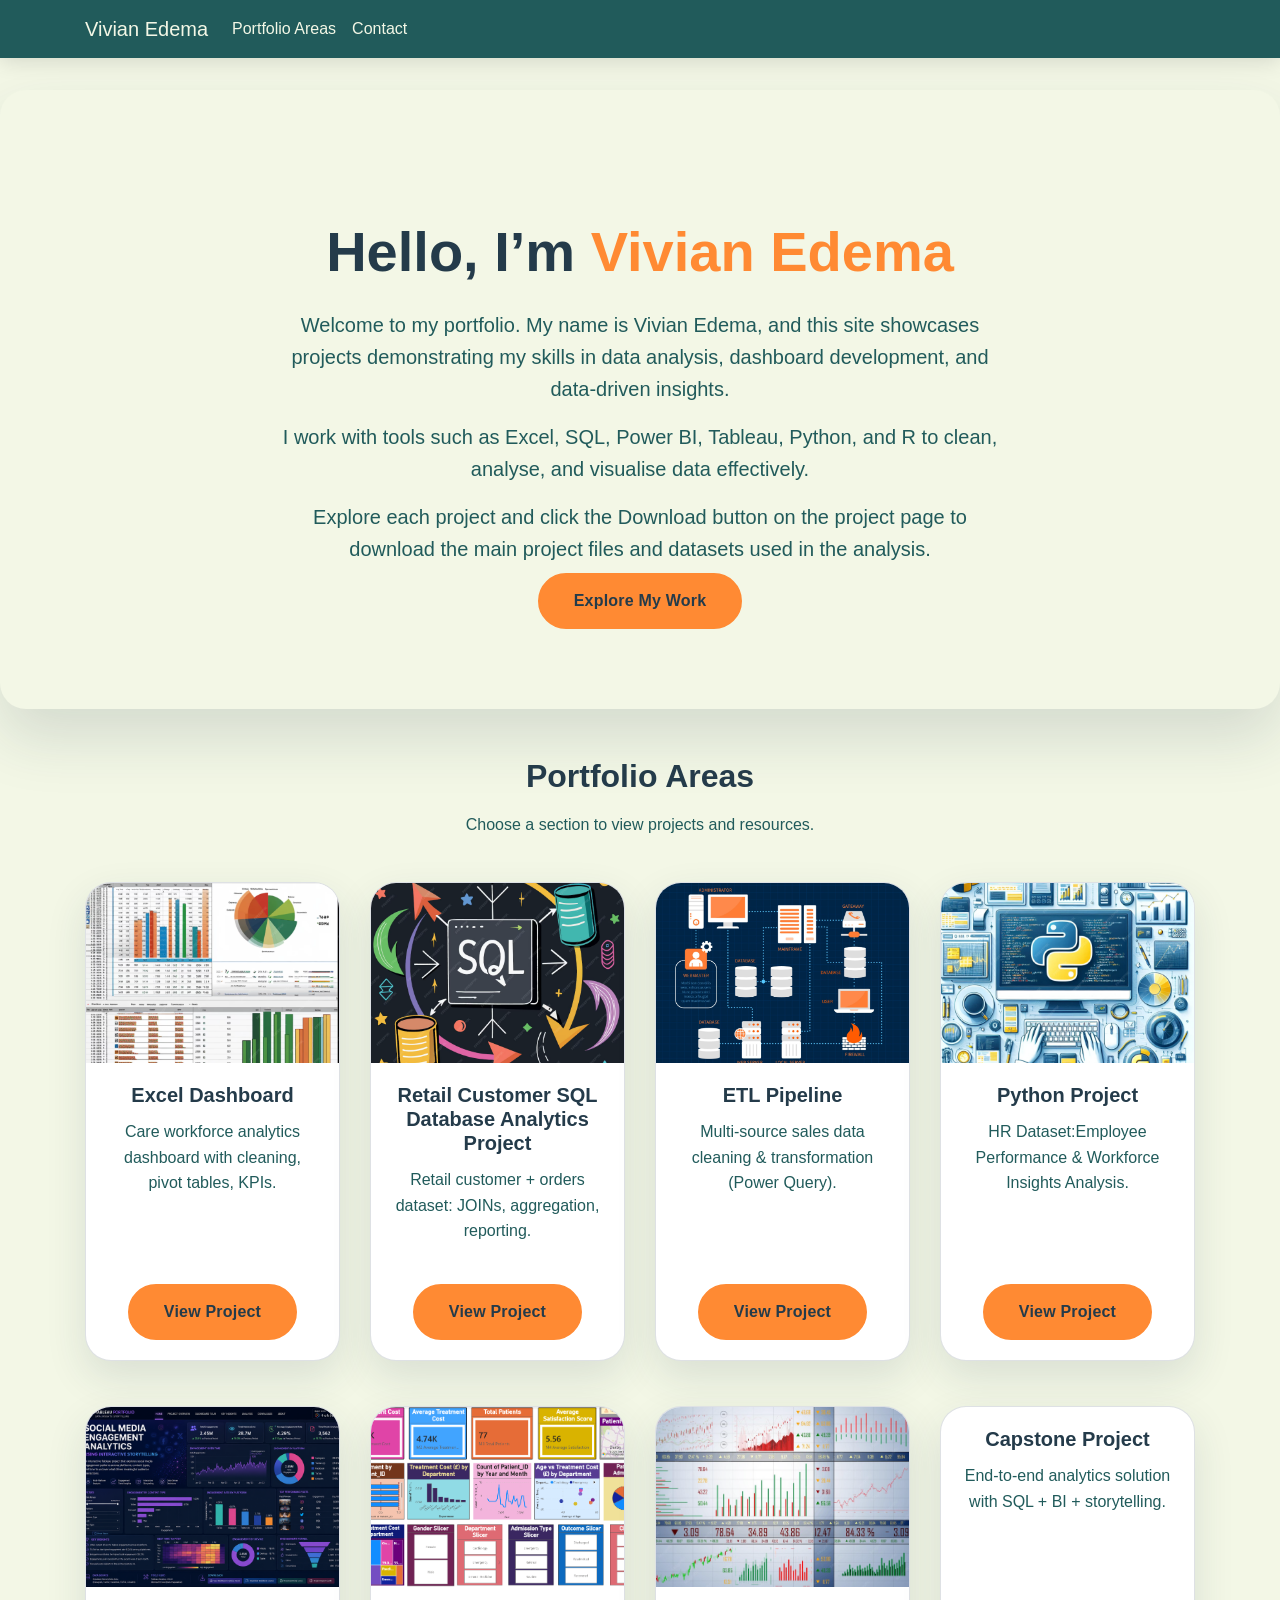
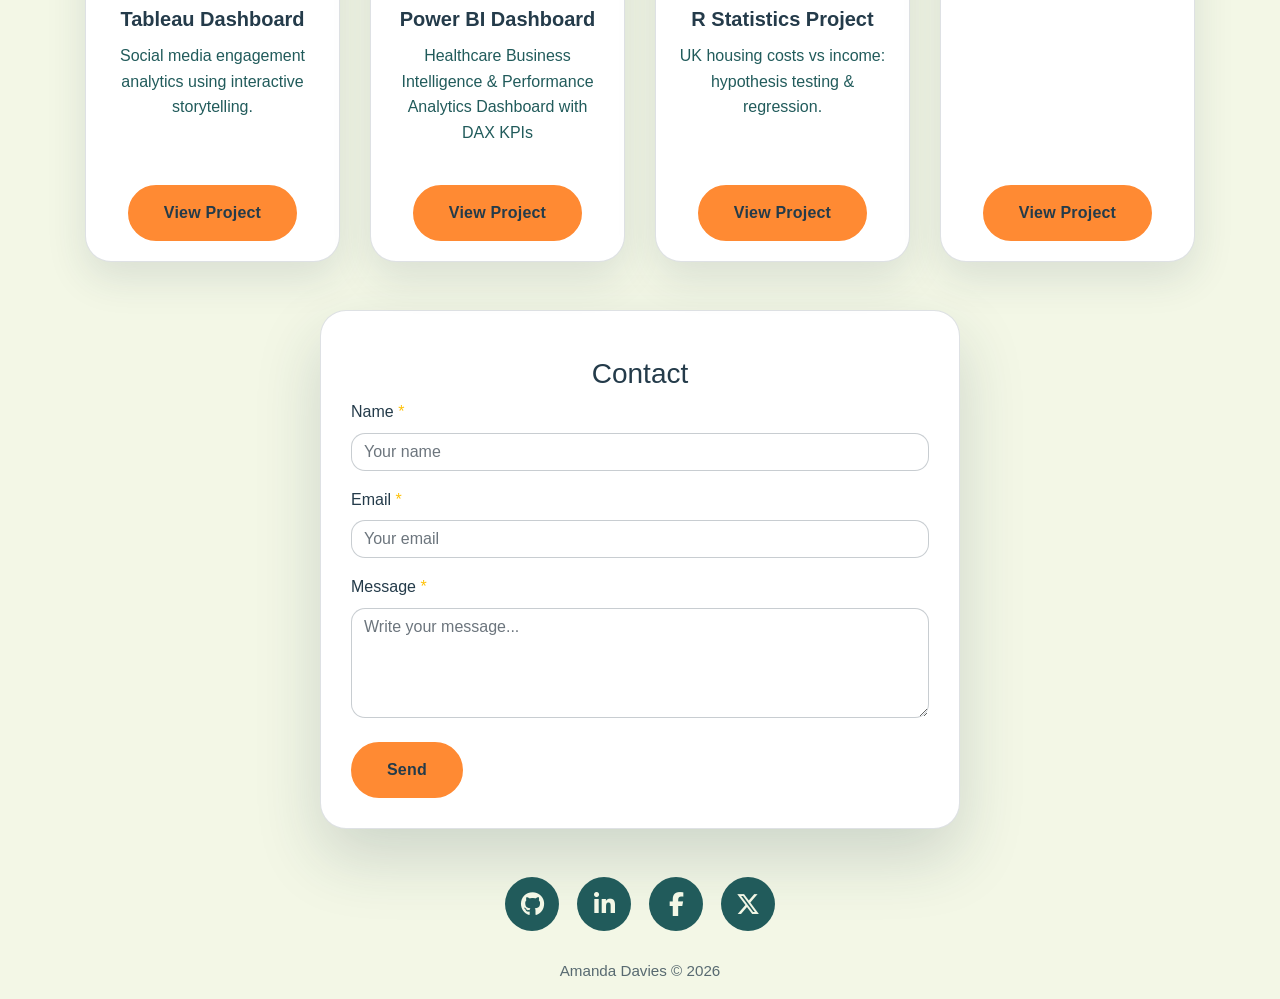
<file: index.html>
<!doctype html>
<html lang="en">

<head>
    <title>Vivian Edema | Portfolio Hub</title>
    <meta charset="utf-8">
    <meta name="viewport" content="width=device-width, initial-scale=1, shrink-to-fit=no">

    <!-- Bootstrap -->
    <link rel="stylesheet" href="https://stackpath.bootstrapcdn.com/bootstrap/4.1.3/css/bootstrap.min.css">

    <!-- Font Awesome (reliable social icons) -->
    <link rel="stylesheet" href="https://cdnjs.cloudflare.com/ajax/libs/font-awesome/6.5.1/css/all.min.css">

    <!-- Your CSS -->
    <link rel="stylesheet" href="main2.css">
</head>

<body id="home">

    <!-- Navbar -->
    <nav class="navbar navbar-expand-lg navbar-dark bg-dark fixed-top">
        <div class="container">
            <a class="navbar-brand" href="#home">Vivian Edema</a>

            <button class="navbar-toggler" type="button" data-toggle="collapse" data-target="#nav" aria-controls="nav"
                aria-expanded="false" aria-label="Toggle navigation">
                <span class="navbar-toggler-icon"></span>
            </button>

            <div class="collapse navbar-collapse" id="nav">
                <div class="navbar-nav">
                    <a class="nav-item nav-link" href="#areas">Portfolio Areas</a>
                    <a class="nav-item nav-link" href="#contact">Contact</a>
                </div>
            </div>
        </div>
    </nav>

    <!-- Hero / Jumbotron -->
    <div class="jumbotron jumbotron-fluid text-center hero">
        <div class="container">
            <h1 class="display-4 mt-5">
                Hello, I’m <span class="highlight">Vivian Edema</span>
            </h1>
            <section class="intro-section mt-4">
                <div class="container text-center">

                    <p class="lead mt-3">
                        Welcome to my portfolio. My name is <strong>Vivian Edema</strong>, and this site showcases
                        projects
                        demonstrating my skills in data analysis, dashboard development, and data-driven insights.
                    </p>

                    <p class="lead mt-3">
                        I work with tools such as <strong>Excel, SQL, Power BI, Tableau, Python, and R</strong> to
                        clean, analyse,
                        and visualise data effectively.
                    </p>

                    <p class="lead mt-3">
                        Explore each project and click the <strong>Download</strong> button on the project page to
                        download the main
                        project files and datasets used in the analysis.
                    </p>
                </div>
            </section>

            <!-- Use anchor styled as button (cleaner than button inside a tag) -->
            <a href="#areas" class="btn custom-btn mt-2">Explore My Work</a>
        </div>
    </div>

    <!-- Portfolio Areas (Cards) -->
    <div class="container mt-5" id="areas">
        <h2 class="text-center">Portfolio Areas</h2>
        <p class="text-center intro mt-3">
            Choose a section to view projects and resources.
        </p>
        <div class="row project-row">

            <!-- Card 1 -->
            <div class="col-12 col-sm-6 col-lg-3 text-center">
                <div class="card mb-3 h-100 fancy-card">

                    <!-- Top Image -->
                    <img src="Projects/Screenshots/Project1/Project_1_Card2.png"
                        class="slds-max-medium-size_1-of-1 card-img-top" alt="Care Workforce Dashboard">

                    <div class="card-body d-flex flex-column">

                        <h5 class="card-title">Excel Dashboard</h5>

                        <p class="card-text">
                            Care workforce analytics dashboard with cleaning, pivot tables, KPIs.
                        </p>

                        <div class="mt-auto">
                            <a href="Projects/care-workforce-project.html" class="btn custom-btn mt-2" target="_blank">
                                View Project
                            </a>
                        </div>

                    </div>
                </div>
            </div>


            <!-- Card 2 -->
            <div class="col-12 col-sm-6 col-lg-3 text-center">
                <div class="card mb-3 h-100 fancy-card">
                    <!-- Top Image -->
                    <img src="Projects/Screenshots/Project2/SQL_Main_Page2.png"
                        class="slds-max-medium-size_1-of-1 card-img-top" alt="Retail SQL Project">

                    <div class="card-body d-flex flex-column">
                        <h5 class="card-title">Retail Customer SQL Database Analytics Project</h5>
                        <p class="card-text">
                            Retail customer + orders dataset: JOINs, aggregation, reporting.
                        </p>
                        <div class="mt-auto">
                            <a href="Projects/retail-sql-project.html" class="btn custom-btn mt-2" target="_blank">
                                View Project
                            </a>
                        </div>
                    </div>
                </div>
            </div>

            <!-- Card 3 -->
            <div class="col-12 col-sm-6 col-lg-3 text-center">
                <div class="card mb-3 h-100 fancy-card">
                    <!-- Top Image -->
                    <img src="Projects/Screenshots/Project3/ETL_Main.png"
                        class="slds-max-medium-size_1-of-1 card-img-top" alt="ETL Pipeline">
                    <div class="card-body d-flex flex-column">
                        <h5 class="card-title">ETL Pipeline</h5>
                        <p class="card-text">
                            Multi-source sales data cleaning & transformation (Power Query).
                        </p>
                        <div class="mt-auto">
                            <a href="Projects/ETL Data Integration Pipeline.html" class="btn custom-btn mt-2"
                                target="_blank">
                                View Project
                            </a>
                        </div>
                    </div>
                </div>
            </div>

            <!-- Card 4 -->
            <div class="col-12 col-sm-6 col-lg-3 text-center">
                <div class="card mb-3 h-100 fancy-card">
                    <!-- Top Image -->
                    <img src="Projects/Screenshots/Project4/Project4_Main_2.png"
                        class="slds-max-medium-size_1-of-1 card-img-top" alt="Python Project">
                    <div class="card-body d-flex flex-column">
                        <h5 class="card-title">Python Project</h5>
                        <p class="card-text">
                            HR Dataset:Employee Performance & Workforce Insights Analysis.
                        </p>
                        <div class="mt-auto">
                            <a href="Projects/Employee Performance & Workforce Insights Analysis.html"
                                class="btn custom-btn mt-2" target="_blank">View Project</a>
                        </div>
                    </div>
                </div>
            </div>

        </div>
        <div class="row project-row">
            <!-- Card 5 -->
            <div class="col-12 col-sm-6 col-lg-3 text-center">
                <div class="card mb-3 h-100 fancy-card">
                    <!-- Top Image -->
                    <img src="Projects/Screenshots/Project7/Tableau_Main1.png"
                        class="slds-max-medium-size_1-of-1 card-img-top" alt="Python Project">
                    <div class="card-body d-flex flex-column">
                        <h5 class="card-title">Tableau Dashboard</h5>
                        <p class="card-text">
                            Social media engagement analytics using interactive storytelling.
                        </p>
                        <div class="mt-auto">
                            <a href="Projects/tableau-social-media-engagement-dashboard.html"
                                class="btn custom-btn mt-2">View Project</a>
                        </div>
                    </div>
                </div>
            </div>

            <!-- Card 6 -->
            <div class="col-12 col-sm-6 col-lg-3 text-center">
                <div class="card mb-3 h-100 fancy-card">
                    <!-- Top Image -->
                    <img src="Projects/Screenshots/Project6/26_Powerbi Dashboard.png"
                        class="slds-max-medium-size_1-of-1 card-img-top" alt="Power BI Project">
                    <div class="card-body d-flex flex-column">
                        <h5 class="card-title">Power BI Dashboard</h5>
                        <p class="card-text">
                            Healthcare Business Intelligence
                            & Performance Analytics Dashboard with DAX KPIs
                        </p>
                        <div class="mt-auto">
                            <a href="Projects/healthcare-business-intelligence-dashboard.html"
                                class="btn custom-btn mt-2" target="_blank">View Project</a>
                        </div>
                    </div>
                </div>
            </div>

            <!-- Card 7 -->
            <div class="col-12 col-sm-6 col-lg-3 text-center">
                <div class="card mb-3 h-100 fancy-card">
                    <!-- Top Image -->
                    <img src="Projects/Screenshots/Project5/R_Programming_Main3.png"
                        class="slds-max-medium-size_1-of-1 card-img-top" alt="Python Project">
                    <div class="card-body d-flex flex-column">
                        <h5 class="card-title">R Statistics Project</h5>
                        <p class="card-text">
                            UK housing costs vs income: hypothesis testing & regression.
                        </p>
                        <div class="mt-auto">
                            <a href="Projects/uk_housing_cost_vs_income.html" class="btn custom-btn mt-2">View
                                Project</a>
                        </div>
                    </div>
                </div>
            </div>

            <!-- Card 8 -->
            <div class="col-12 col-sm-6 col-lg-3 text-center">
                <div class="card mb-3 h-100 fancy-card">
                    <div class="card-body d-flex flex-column">
                        <h5 class="card-title">Capstone Project</h5>
                        <p class="card-text">
                            End-to-end analytics solution with SQL + BI + storytelling.
                        </p>
                        <div class="mt-auto">
                            <a href="#contact" class="btn custom-btn mt-2">View Project</a>
                        </div>
                    </div>
                </div>
            </div>

        </div>
    </div>

    <!-- Contact -->
    <div class="container w-50 mt-5 mb-5 form-div" id="contact">
        <form id="contactForm" novalidate>
            <div class="form-group">
                <h3 class="text-center pt-3">Contact</h3>

                <label for="name">Name <span class="text-warning">*</span></label>
                <input type="text" class="form-control" id="name" placeholder="Your name" required minlength="2">
                <div class="invalid-feedback">Please enter your name (at least 2 characters).</div>
            </div>

            <div class="form-group">
                <label for="email">Email <span class="text-warning">*</span></label>
                <input type="email" class="form-control" id="email" placeholder="Your email" required>
                <div class="invalid-feedback">Please enter a valid email address.</div>
            </div>

            <div class="form-group">
                <label for="message">Message <span class="text-warning">*</span></label>
                <textarea class="form-control" id="message" rows="4" required minlength="10"
                    placeholder="Write your message..."></textarea>
                <div class="invalid-feedback">Please enter a message (at least 10 characters).</div>
            </div>

            <div id="formSuccess" class="alert alert-success d-none" role="alert">
                Thanks! Your message is valid. (You can later connect this to EmailJS / Formspree.)
            </div>

            <button type="submit" class="btn custom-btn mt-2" id="form-btn">Send</button>

        </form>
    </div>

    <!-- Footer -->
    <footer id="footer">
        <ul class="socicons-list">
            <li>
                <a href="https://github.com/Vedema" target="_blank" aria-label="GitHub">
                    <i class="fa-brands fa-github"></i>
                </a>
            </li>
            <li>
                <a href="https://www.linkedin.com/in/vivian-edema-phd-afhea-9990698b" target="_blank"
                    aria-label="LinkedIn">
                    <i class="fa-brands fa-linkedin-in"></i>
                </a>
            </li>
            <li>
                <a href="https://www.facebook.com/vchinwe" target="_blank" aria-label="Facebook">
                    <i class="fa-brands fa-facebook-f"></i>
                </a>
            </li>
            <li>
                <a href="https://twitter.com/oyemikevivian" target="_blank" aria-label="Twitter">
                    <i class="fa-brands fa-x-twitter"></i>
                </a>
            </li>
        </ul>
    </footer>

    <p class="copyright text-center mb-3">
        Amanda Davies &copy; <span id="year"></span>
    </p>

    <!-- Dynamic year -->
    <script src="js/year.js"></script>

    <!-- Form validation -->
    <script>
        (function () {
            const form = document.getElementById("contactForm");
            const success = document.getElementById("formSuccess");
            if (!form) return;

            function isValidEmail(email) {
                return /^[^\s@]+@[^\s@]+\.[^\s@]{2,}$/.test(email);
            }

            form.addEventListener("submit", function (event) {
                event.preventDefault();

                const email = document.getElementById("email");

                let valid = form.checkValidity();

                if (email && !isValidEmail(email.value.trim())) {
                    email.setCustomValidity("Invalid");
                    valid = false;
                } else if (email) {
                    email.setCustomValidity("");
                }

                if (!valid) {
                    event.stopPropagation();
                    form.classList.add("was-validated");
                    if (success) success.classList.add("d-none");
                    return;
                }

                form.classList.add("was-validated");
                if (success) success.classList.remove("d-none");
            });
        })();
    </script>

    <!-- Bootstrap JS -->
    <script src="https://code.jquery.com/jquery-3.3.1.slim.min.js" crossorigin="anonymous"></script>
    <script src="https://cdnjs.cloudflare.com/ajax/libs/popper.js/1.14.3/umd/popper.min.js"
        crossorigin="anonymous"></script>
    <script src="https://stackpath.bootstrapcdn.com/bootstrap/4.1.3/js/bootstrap.min.js"
        crossorigin="anonymous"></script>
</body>

</html>
</file>
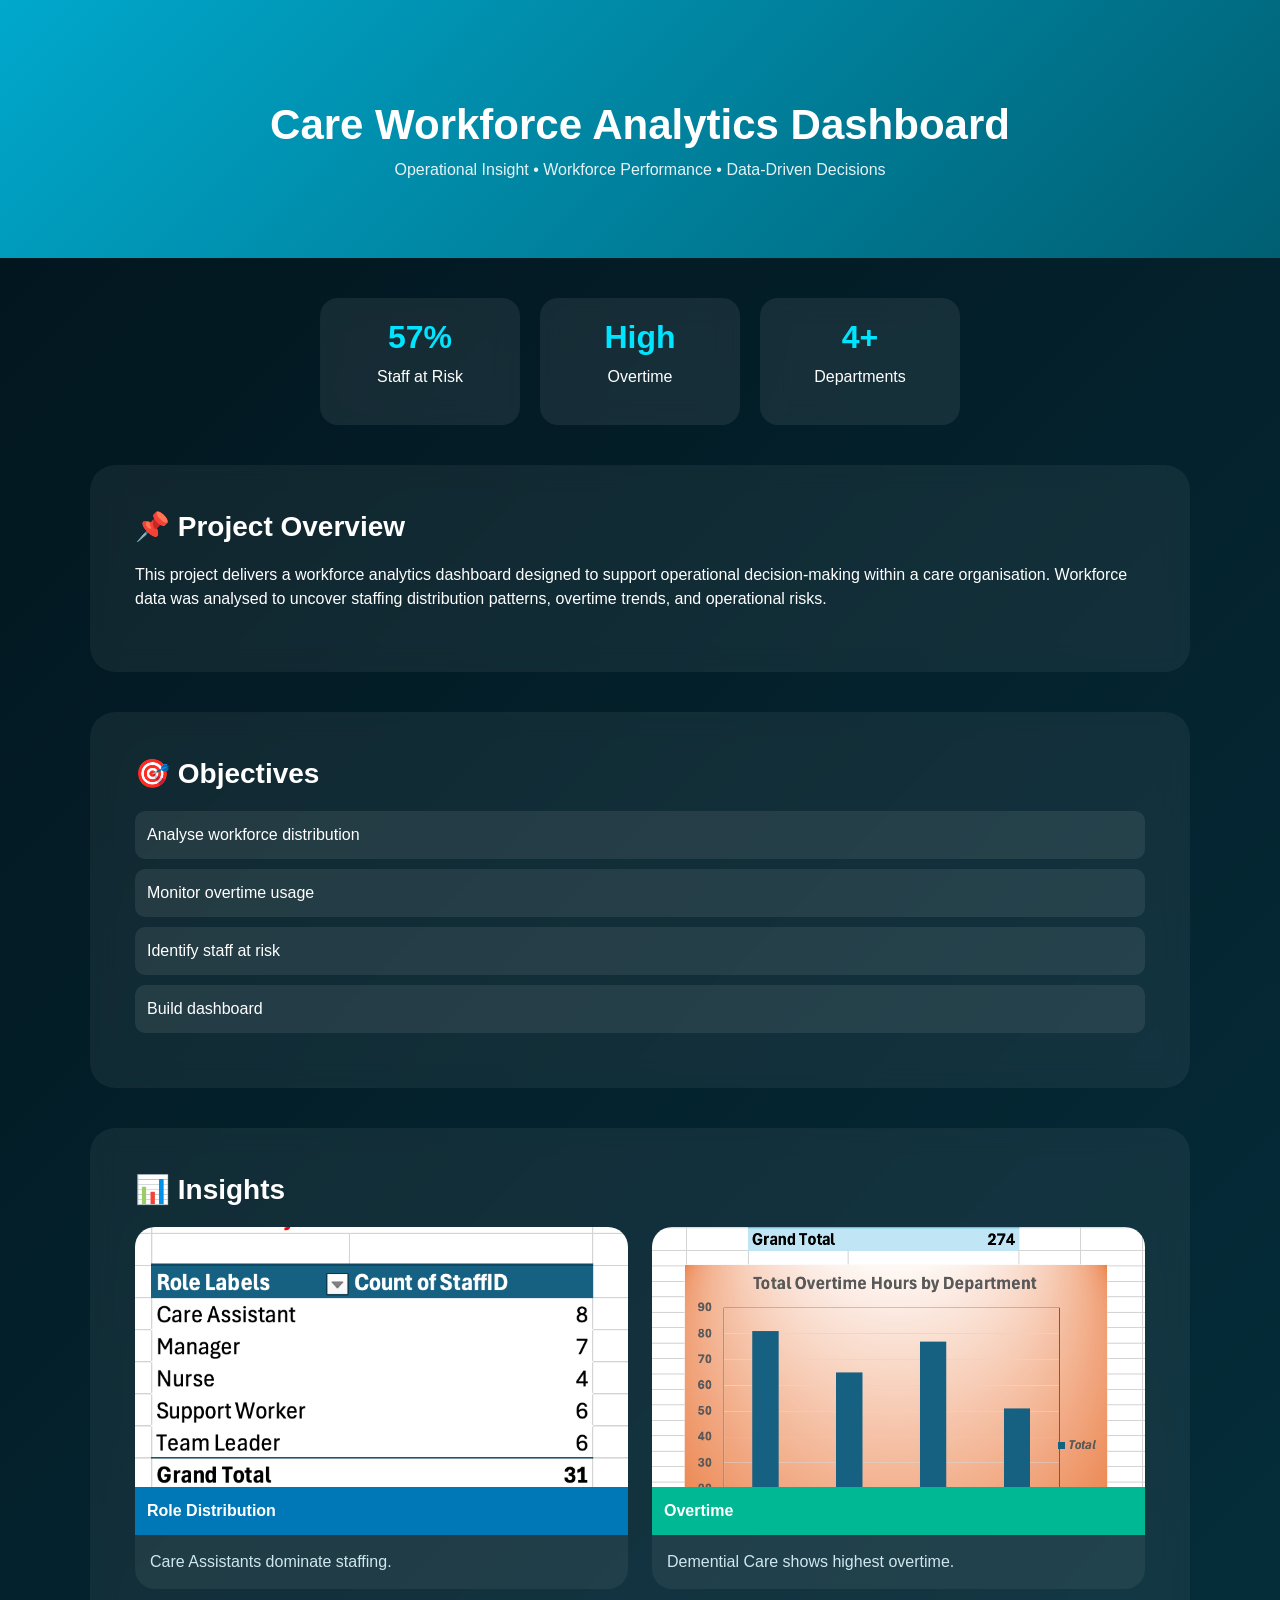
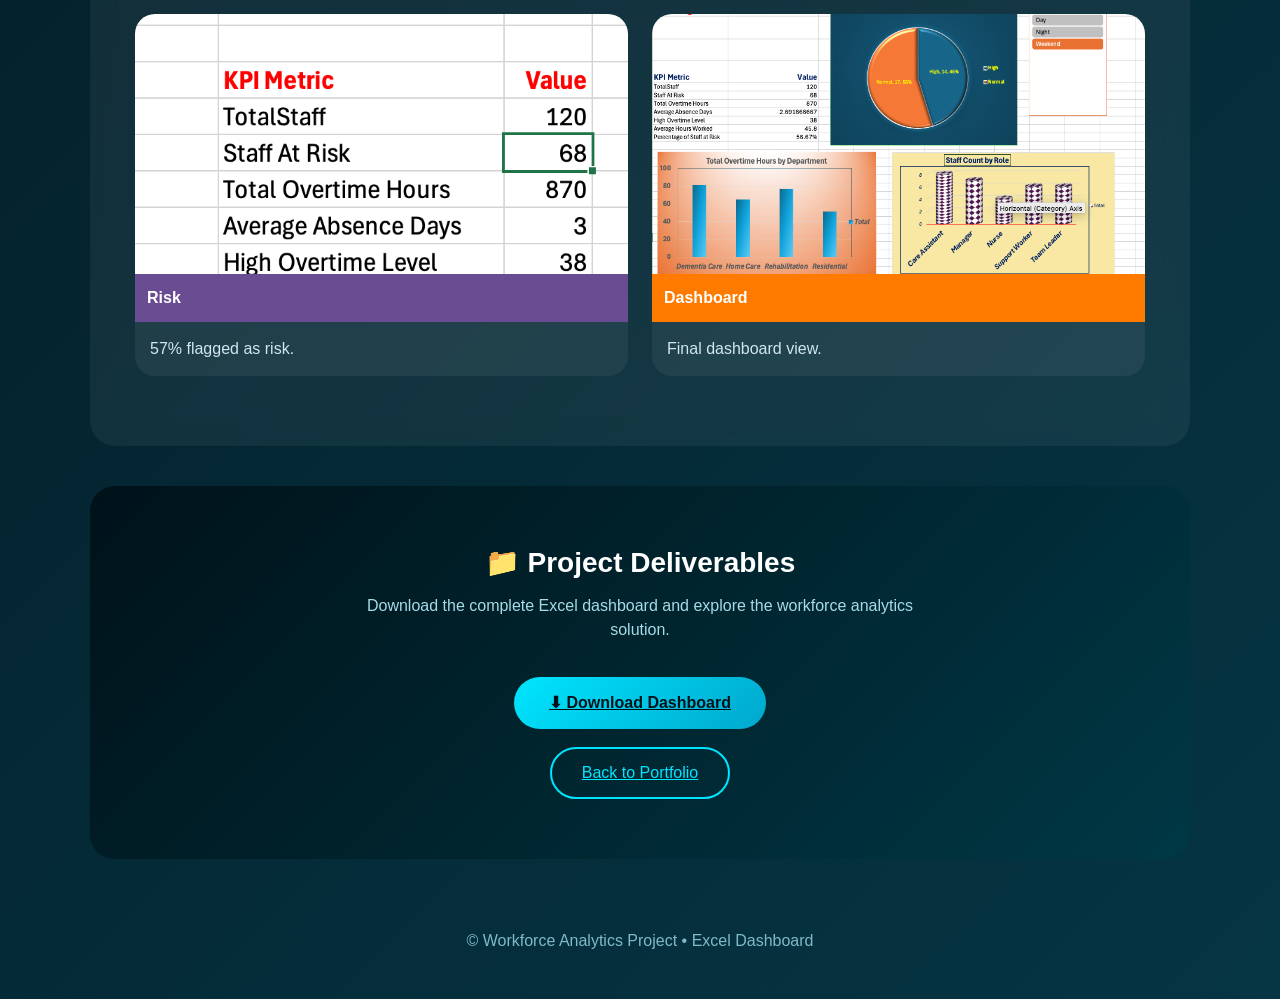
<file: Projects/care-workforce-project.html>
<!DOCTYPE html>
<html lang="en">

<head>
    <meta charset="UTF-8">
    <meta name="viewport" content="width=device-width, initial-scale=1.0">

    <title>Care Workforce Analytics Dashboard</title>

    <link href="https://cdn.jsdelivr.net/npm/bootstrap@5.3.2/dist/css/bootstrap.min.css" rel="stylesheet">

    <style>
        /* ===== GLOBAL ===== */
        body {
            font-family: 'Segoe UI', sans-serif;
            background: linear-gradient(135deg, #02141c, #063544);
            color: white;
        }

        /* ===== HERO ===== */
        .hero {
            text-align: center;
            padding: 100px 20px 60px;
            background: linear-gradient(135deg, #00a8cc, #005f73);
        }

        .hero h1 {
            font-size: 42px;
            font-weight: 900;
        }

        .hero p {
            opacity: 0.9;
        }

        /* ===== KPI STRIP ===== */
        .kpi-strip {
            display: flex;
            justify-content: center;
            gap: 20px;
            flex-wrap: wrap;
            margin: 40px auto;
        }

        .kpi {
            background: rgba(255, 255, 255, 0.08);
            backdrop-filter: blur(12px);
            border-radius: 18px;
            padding: 20px;
            width: 200px;
            text-align: center;
        }

        .kpi h2 {
            color: #00e5ff;
            font-weight: 800;
        }

        /* ===== SECTION ===== */
        .section-card {
            background: rgba(255, 255, 255, 0.06);
            backdrop-filter: blur(12px);
            border-radius: 25px;
            padding: 45px;
            margin: 40px auto;
            max-width: 1100px;
        }

        /* ===== TITLE ===== */
        .section-title {
            font-weight: 800;
            margin-bottom: 20px;
        }

        /* ===== OBJECTIVES ===== */
        .objective {
            background: rgba(255, 255, 255, 0.08);
            padding: 12px;
            border-radius: 10px;
            margin-bottom: 10px;
        }

        /* ===== IMAGE CARDS ===== */
        .image-card {
            border-radius: 20px;
            overflow: hidden;
            margin-bottom: 25px;
            background: rgba(255, 255, 255, 0.06);
            transition: 0.3s;
        }

        .image-card:hover {
            transform: translateY(-6px);
        }

        .image-card img {
            width: 100%;
            height: 260px;
            object-fit: cover;
            cursor: zoom-in;
        }

        /* ===== IMAGE HEADERS ===== */
        .image-header {
            padding: 12px;
            font-weight: 700;
        }

        .blue {
            background: #0077b6;
        }

        .green {
            background: #00b894;
        }

        .purple {
            background: #6a4c93;
        }

        .orange {
            background: #ff7b00;
        }

        .image-desc {
            padding: 15px;
            color: #d0e7ef;
        }

        /* ===== FINAL SECTION ===== */
        .final-section {
            background: linear-gradient(135deg, #001219, #003845);
            padding: 60px 40px;
            border-radius: 25px;
            text-align: center;
        }

        .final-title {
            font-weight: 900;
            margin-bottom: 15px;
        }

        .final-text {
            color: #a6dbe8;
            max-width: 600px;
            margin: 0 auto 35px;
        }

        /* BUTTON GROUP */
        .final-buttons {
            display: flex;
            flex-direction: column;
            align-items: center;
            gap: 18px;
        }

        /* BUTTONS */
        .btn-download {
            background: linear-gradient(135deg, #00e5ff, #00a8cc);
            color: #001219;
            padding: 14px 35px;
            border-radius: 40px;
            font-weight: 700;
        }

        .btn-back {
            border: 2px solid #00e5ff;
            color: #00e5ff;
            padding: 12px 30px;
            border-radius: 40px;
        }

        /* ===== FOOTER ===== */
        .footer {
            text-align: center;
            padding: 30px;
            color: #7fbac9;
        }

        /* ===== LIGHTBOX ===== */
        #lightbox {
            position: fixed;
            top: 0;
            left: 0;
            width: 100%;
            height: 100%;
            background: rgba(0, 0, 0, 0.95);
            display: none;
            justify-content: center;
            align-items: center;
            z-index: 9999;
            /* 🔥 VERY IMPORTANT */
        }

        #lightbox img {
            max-width: 90%;
            max-height: 85%;
            border-radius: 15px;
            transition: transform 0.2s ease;
            cursor: zoom-in;
        }
    </style>
</head>

<body>

    <!-- HERO -->
    <section class="hero">
        <h1>Care Workforce Analytics Dashboard</h1>
        <p>Operational Insight • Workforce Performance • Data-Driven Decisions</p>
    </section>

    <!-- KPI -->
    <div class="kpi-strip">
        <div class="kpi">
            <h2>57%</h2>
            <p>Staff at Risk</p>
        </div>
        <div class="kpi">
            <h2>High</h2>
            <p>Overtime</p>
        </div>
        <div class="kpi">
            <h2>4+</h2>
            <p>Departments</p>
        </div>
    </div>

    <!-- OVERVIEW -->
    <div class="section-card">
        <h3 class="section-title">📌 Project Overview</h3>
        <p>
            This project delivers a workforce analytics dashboard designed to support operational decision-making
            within a care organisation. Workforce data was analysed to uncover staffing distribution patterns,
            overtime trends, and operational risks.
        </p>
    </div>

    <!-- OBJECTIVES -->
    <div class="section-card">
        <h3 class="section-title">🎯 Objectives</h3>
        <div class="objective">Analyse workforce distribution</div>
        <div class="objective">Monitor overtime usage</div>
        <div class="objective">Identify staff at risk</div>
        <div class="objective">Build dashboard</div>
    </div>

    <!-- INSIGHTS -->
    <div class="section-card">
        <h3 class="section-title">📊 Insights</h3>

        <div class="row">

            <div class="col-md-6">
                <div class="image-card">
                    <img src="Screenshots/Project1/Staff_Distribution_by_Role.png">
                    <div class="image-header blue">Role Distribution</div>
                    <div class="image-desc">Care Assistants dominate staffing.</div>
                </div>
            </div>

            <div class="col-md-6">
                <div class="image-card">
                    <img src="Screenshots/Project1/Overtime_by_Dept.png">
                    <div class="image-header green">Overtime</div>
                    <div class="image-desc">Demential Care shows highest overtime.</div>
                </div>
            </div>

            <div class="col-md-6">
                <div class="image-card">
                    <img src="Screenshots/Project1/Staff_at_Risk.png">
                    <div class="image-header purple">Risk</div>
                    <div class="image-desc">57% flagged as risk.</div>
                </div>
            </div>

            <div class="col-md-6">
                <div class="image-card">
                    <img src="Screenshots/Project1/Dashboard.png">
                    <div class="image-header orange">Dashboard</div>
                    <div class="image-desc">Final dashboard view.</div>
                </div>
            </div>

        </div>
    </div>

    <!-- FINAL SECTION -->
    <div class="section-card final-section">

        <h3 class="final-title">📁 Project Deliverables</h3>

        <p class="final-text">
            Download the complete Excel dashboard and explore the workforce analytics solution.
        </p>

        <div class="final-buttons">

            <a href="datasets and files/Project1_CareWorkforce_Dashboard.xlsx" class="btn-download">
                ⬇ Download Dashboard
            </a>

            <a href="../index.html" class="btn-back">
                Back to Portfolio
            </a>

        </div>

    </div>

    <!-- FOOTER -->
    <div class="footer">
        <p>© Workforce Analytics Project • Excel Dashboard</p>
    </div>

    <!-- LIGHTBOX -->
    <div id="lightbox">
        <img id="lightbox-img">
    </div>

    <script>
        document.addEventListener("DOMContentLoaded", function () {

            let scale = 1;

            const images = document.querySelectorAll(".image-card img");
            const lightbox = document.getElementById("lightbox");
            const lightboxImg = document.getElementById("lightbox-img");

            // OPEN LIGHTBOX
            images.forEach(img => {
                img.style.cursor = "zoom-in";

                img.addEventListener("click", function () {
                    lightbox.style.display = "flex";
                    lightboxImg.src = this.src;

                    scale = 1;
                    lightboxImg.style.transform = "scale(1)";
                });
            });

            // CLOSE LIGHTBOX
            lightbox.addEventListener("click", function () {
                lightbox.style.display = "none";
            });

            // SCROLL ZOOM
            lightboxImg.addEventListener("wheel", function (e) {
                e.preventDefault();

                if (e.deltaY < 0) {
                    scale += 0.1;
                } else {
                    scale -= 0.1;
                }

                if (scale < 1) scale = 1;
                if (scale > 3) scale = 3;

                lightboxImg.style.transform = `scale(${scale})`;
            });

        });
    </script>

</body>

</html>
</file>
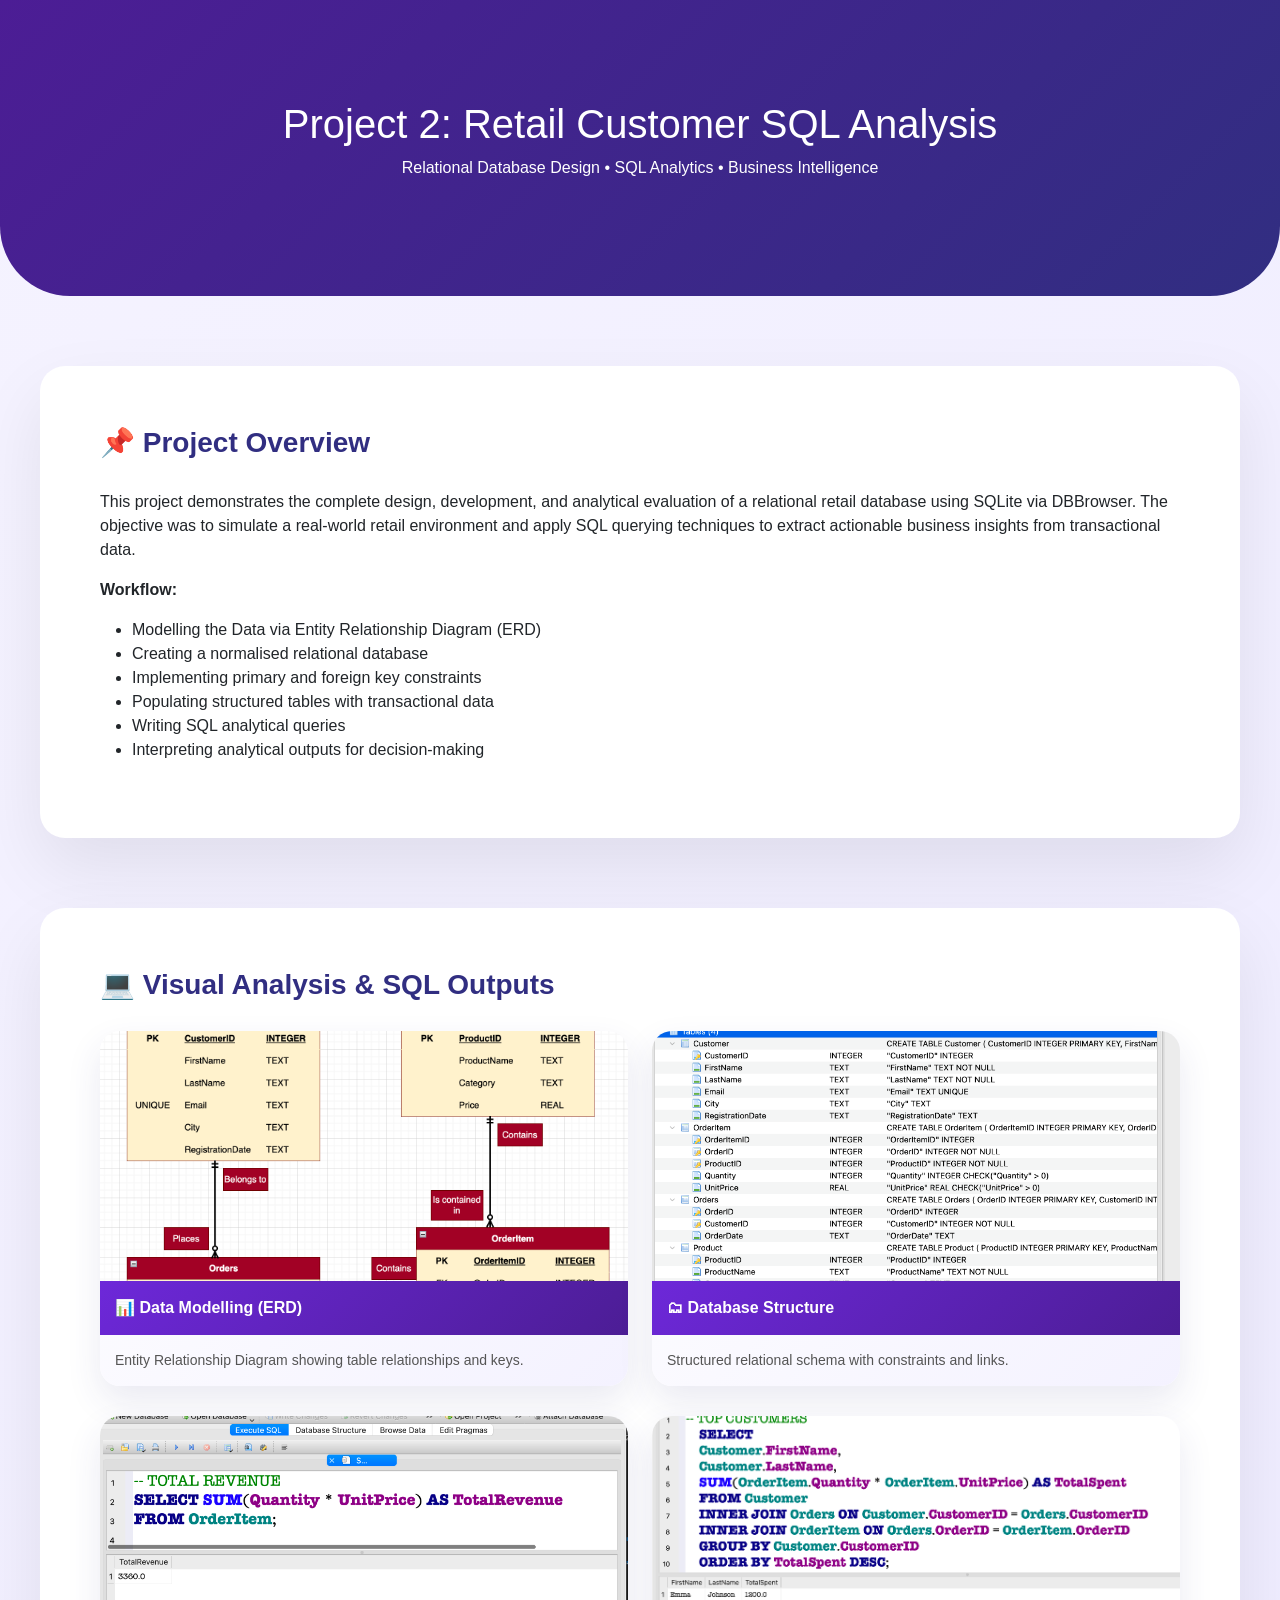
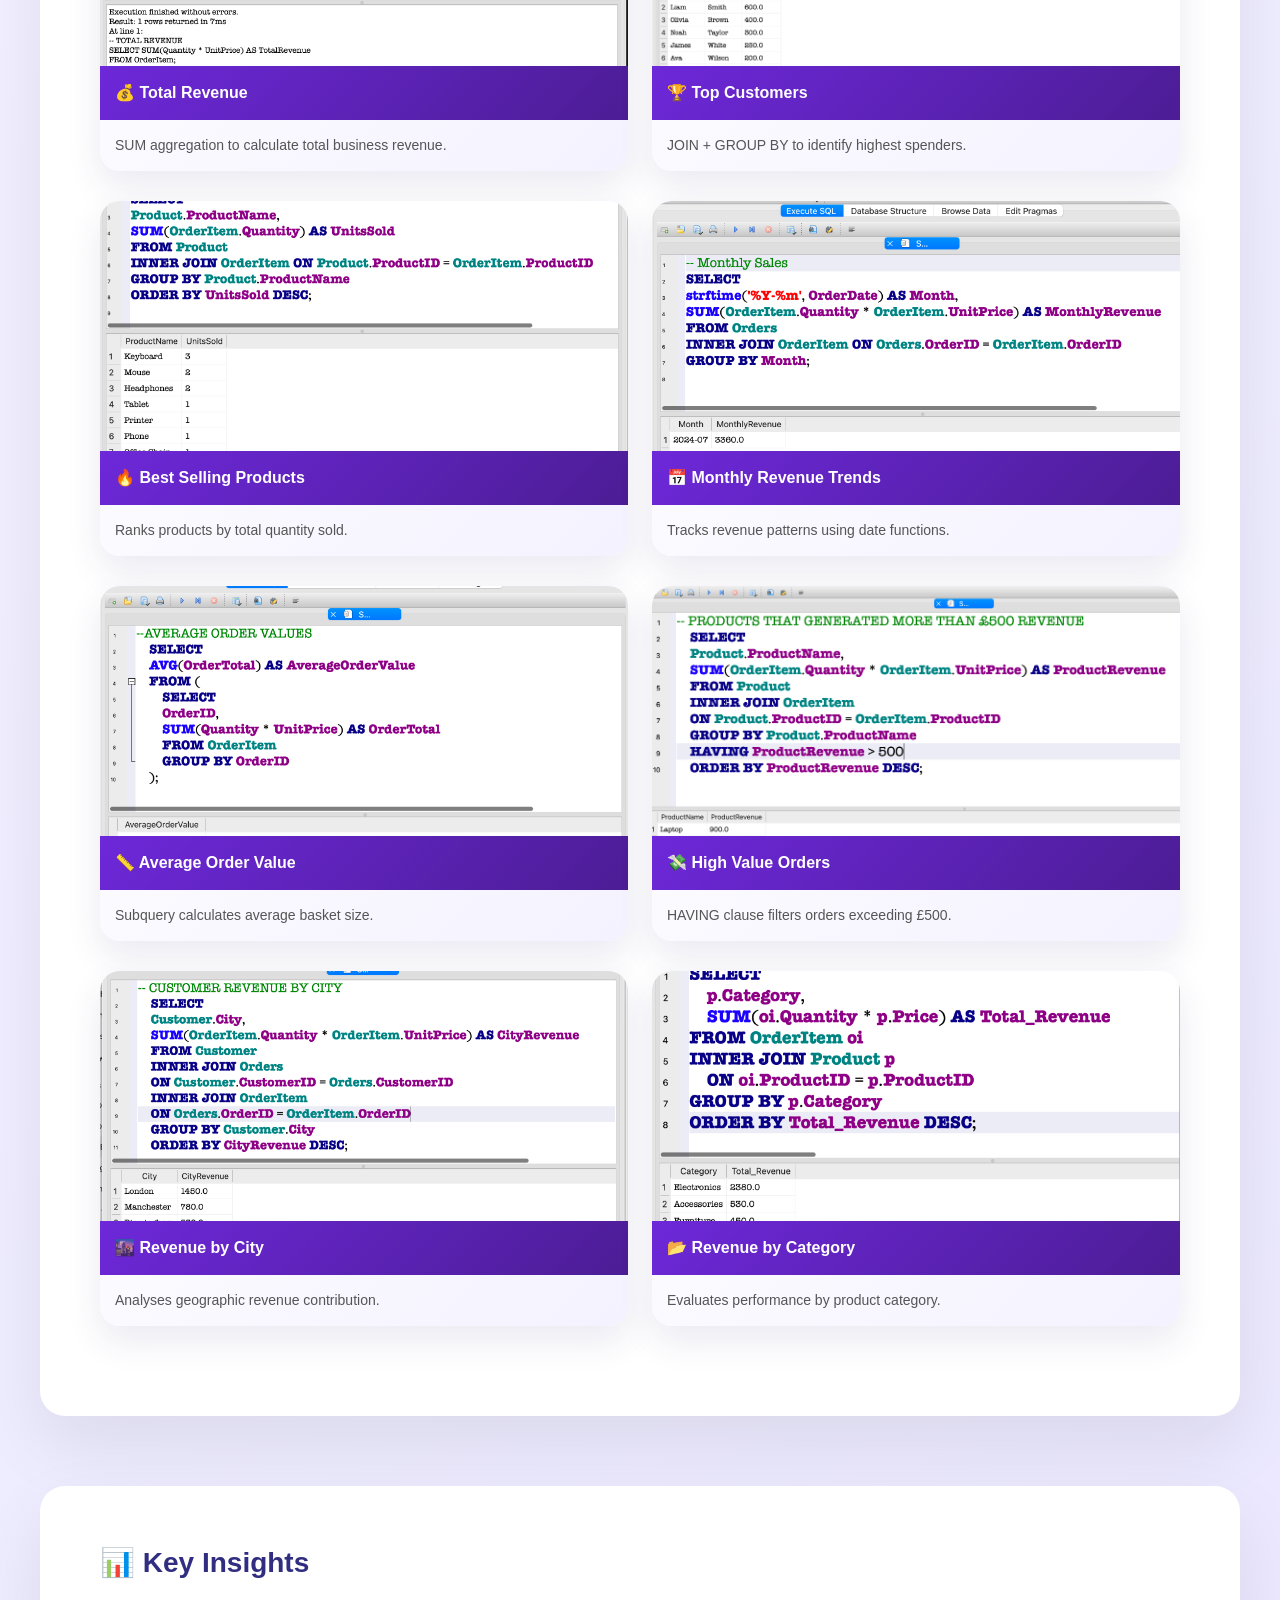
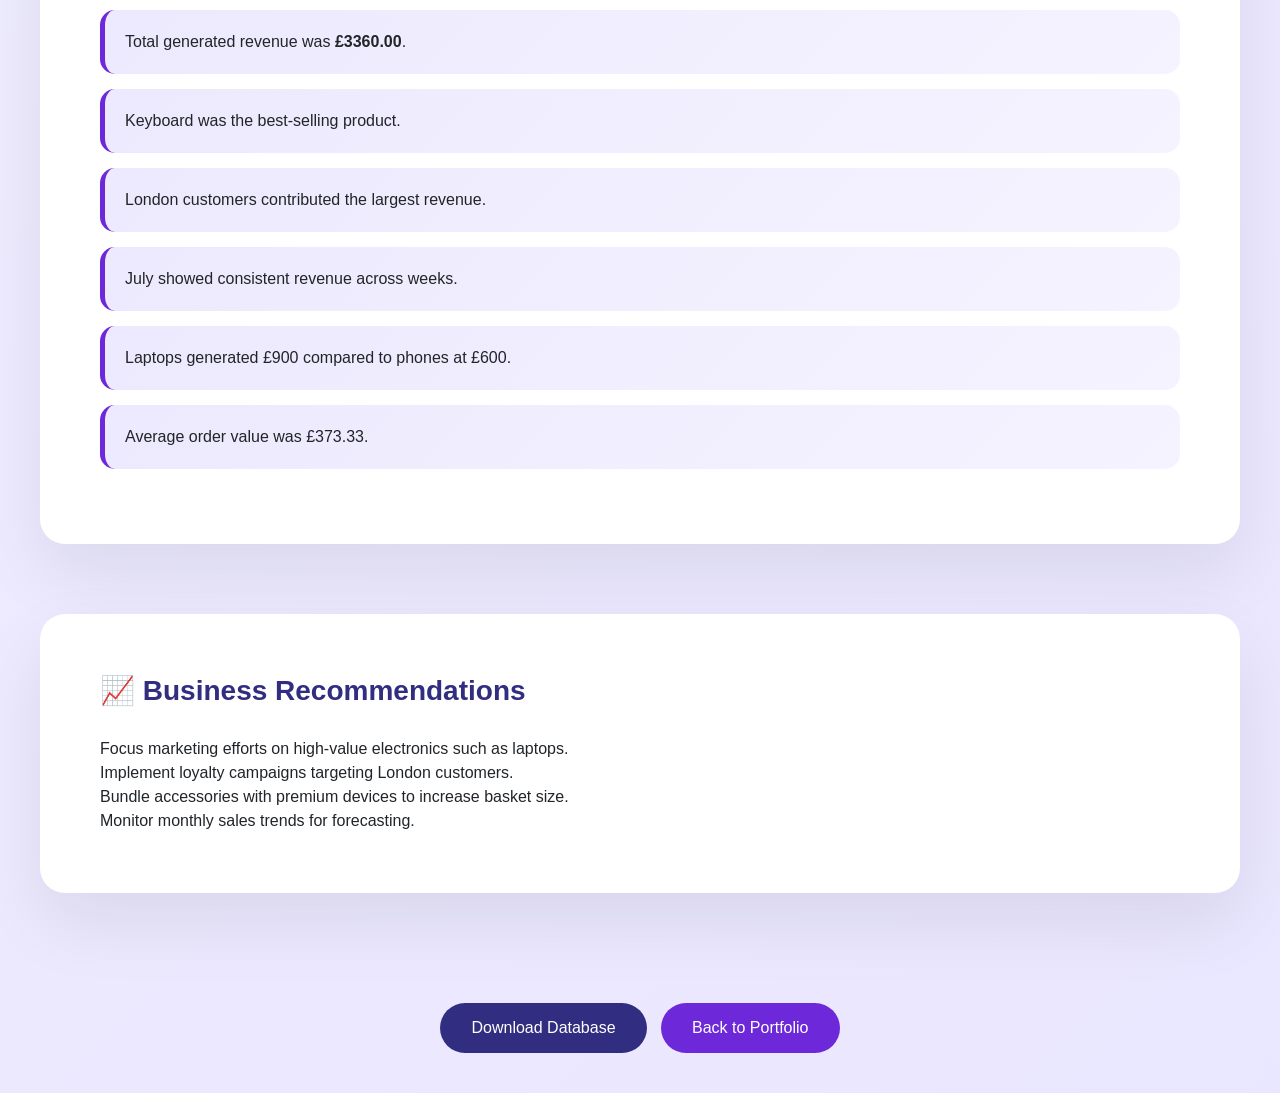
<file: Projects/retail-sql-project.html>
<!DOCTYPE html>
<html lang="en">

<head>
    <meta charset="UTF-8">
    <meta name="viewport" content="width=device-width, initial-scale=1.0">
    <title>Retail Customer SQL Analysis</title>

    <link href="https://cdn.jsdelivr.net/npm/bootstrap@5.3.2/dist/css/bootstrap.min.css" rel="stylesheet">

    <style>
        body {
            font-family: 'Segoe UI', sans-serif;
            background: linear-gradient(135deg, #f5f3ff, #e9e6ff);
        }

        /* HERO */
        .hero {
            background: linear-gradient(135deg, #4c1d95, #312e81);
            color: white;
            padding: 100px 20px;
            border-bottom-left-radius: 70px;
            border-bottom-right-radius: 70px;
            text-align: center;
        }

        /* SECTION */
        .section-card {
            background: white;
            border-radius: 25px;
            padding: 60px;
            margin: 70px auto;
            max-width: 1200px;
            box-shadow: 0 30px 70px rgba(0, 0, 0, 0.08);
        }

        /* TITLES */
        .section-title {
            color: #312e81;
            font-weight: 800;
            margin-bottom: 30px;
        }

        /* QUERY CARD */
        .query-card {
            background: linear-gradient(135deg, #ffffff, #f4f2ff);
            border-radius: 20px;
            overflow: hidden;
            box-shadow: 0 15px 35px rgba(49, 46, 129, 0.1);
            transition: 0.3s;
            margin-bottom: 30px;
        }

        .query-card:hover {
            transform: translateY(-8px);
            box-shadow: 0 25px 50px rgba(49, 46, 129, 0.2);
        }

        /* IMAGE FIXED SIZE */
        .query-card img {
            width: 100%;
            height: 250px;
            /* 🔥 SAME HEIGHT */
            object-fit: cover;
            /* keeps proportion nicely */
            cursor: pointer;
            transition: 0.4s;
        }

        .query-card img:hover {
            transform: scale(1.05);
        }

        /* COLOURFUL HEADER */
        .card-header-custom {
            background: linear-gradient(135deg, #6d28d9, #4c1d95);
            color: white;
            padding: 15px;
            font-weight: 700;
            font-size: 16px;
        }

        /* DESCRIPTION */
        .card-desc {
            padding: 15px;
            color: #555;
            font-size: 14px;
        }

        /* MODAL (ZOOM) */
        .modal-img {
            width: 100%;
        }

        /* INSIGHT */
        .insight-box {
            background: linear-gradient(135deg, #ede9fe, #f5f3ff);
            border-left: 5px solid #6d28d9;
            padding: 20px;
            border-radius: 15px;
            margin-bottom: 15px;
        }

        /* BUTTONS */
        .btn-custom {
            background: #6d28d9;
            color: white;
            border-radius: 40px;
            padding: 12px 30px;
        }

        .btn-download {
            background: #312e81;
            color: white;
            border-radius: 40px;
            padding: 12px 30px;
            margin-right: 10px;
        }

        .footer {
            text-align: center;
            padding: 40px;
        }
    </style>
</head>

<body>

    <!-- HERO -->
    <section class="hero">
        <h1>Project 2: Retail Customer SQL Analysis</h1>
        <p>Relational Database Design • SQL Analytics • Business Intelligence</p>
    </section>

    <!-- DESCRIPTION -->
    <div class="section-card">
        <h3 class="section-title">📌 Project Overview</h3>

        <p>
            This project demonstrates the complete design, development, and analytical evaluation of a relational retail
            database using SQLite via DBBrowser.
            The objective was to simulate a real-world retail environment and apply SQL querying techniques to extract
            actionable business insights from transactional data.
        </p>

        <p><strong>Workflow:</strong></p>

        <ul class="workflow-list">
            <li>Modelling the Data via Entity Relationship Diagram (ERD)</li>
            <li>Creating a normalised relational database</li>
            <li>Implementing primary and foreign key constraints</li>
            <li>Populating structured tables with transactional data</li>
            <li>Writing SQL analytical queries</li>
            <li>Interpreting analytical outputs for decision-making</li>
        </ul>

    </div>

    <!-- QUERY RESULTS -->
    <div class="section-card">
        <h3 class="section-title">💻 Visual Analysis & SQL Outputs</h3>

        <div class="row">

            <!-- CARD TEMPLATE -->
            <div class="col-md-6">
                <div class="query-card">

                    <img src="Screenshots/Project2/ERD_RETAIL_WITH_HEADING.png" onclick="openModal(this.src)">

                    <div class="card-header-custom">📊 Data Modelling (ERD)</div>
                    <div class="card-desc">Entity Relationship Diagram showing table relationships and keys.</div>

                </div>
            </div>

            <div class="col-md-6">
                <div class="query-card">

                    <img src="Screenshots/Project2/Database_Structure.png" onclick="openModal(this.src)">

                    <div class="card-header-custom">🗂 Database Structure</div>
                    <div class="card-desc">Structured relational schema with constraints and links.</div>

                </div>
            </div>

            <div class="col-md-6">
                <div class="query-card">

                    <img src="Screenshots/Project2/Total_Revenue.png" onclick="openModal(this.src)">

                    <div class="card-header-custom">💰 Total Revenue</div>
                    <div class="card-desc">SUM aggregation to calculate total business revenue.</div>

                </div>
            </div>

            <div class="col-md-6">
                <div class="query-card">

                    <img src="Screenshots/Project2/Top_Spending_Customers.png" onclick="openModal(this.src)">

                    <div class="card-header-custom">🏆 Top Customers</div>
                    <div class="card-desc">JOIN + GROUP BY to identify highest spenders.</div>

                </div>
            </div>

            <div class="col-md-6">
                <div class="query-card">
                    <img src="Screenshots/Project2/Best_Selling_Product.png" onclick="openModal(this.src)">
                    <div class="card-header-custom">🔥 Best Selling Products</div>
                    <div class="card-desc">Ranks products by total quantity sold.</div>
                </div>
            </div>

            <div class="col-md-6">
                <div class="query-card">

                    <img src="Screenshots/Project2/Monthly_Sales.png" onclick="openModal(this.src)">

                    <div class="card-header-custom">📅 Monthly Revenue Trends</div>
                    <div class="card-desc">Tracks revenue patterns using date functions.</div>

                </div>
            </div>



            <div class="col-md-6">
                <div class="query-card"> <img src="Screenshots/Project2/Average_Order_Value.png">
                    <div class="card-header-custom">📏 Average Order Value</div>
                    <div class="card-desc">Subquery calculates average basket size.</div>
                </div>
            </div>
            <div class="col-md-6">
                <div class="query-card"> <img src="Screenshots/Project2/Product_More_Than_500_Revenue.png">
                    <div class="card-header-custom">💸 High Value Orders</div>
                    <div class="card-desc">HAVING clause filters orders exceeding £500.</div>
                </div>
            </div>
            <div class="col-md-6">
                <div class="query-card"> <img src="Screenshots/Project2/Customer_Revenue_By_City.png">

                    <div class="card-header-custom">🌆 Revenue by City</div>
                    <div class="card-desc">Analyses geographic revenue contribution.</div>
                </div>
            </div>
            <div class="col-md-6">
                <div class="query-card"> <img src="Screenshots/Project2/Revenue_by_Category.png">

                    <div class="card-header-custom">📂 Revenue by Category</div>
                    <div class="card-desc">Evaluates performance by product category.</div>
                </div>
            </div>
        </div>
    </div>

    </div>
    </div>

    <!-- MODAL -->
    <div class="modal fade" id="imageModal" tabindex="-1">
        <div class="modal-dialog modal-xl modal-dialog-centered">
            <div class="modal-content bg-dark">

                <div class="modal-body text-center">
                    <img id="modalImage" class="modal-img">
                </div>

            </div>
        </div>
    </div>

    <!-- INSIGHTS -->
    <div class="section-card">
        <h3 class="section-title">📊 Key Insights</h3>
        <div class="insight-box">Total generated revenue was <strong>£3360.00</strong>.</div>
        <div class="insight-box">Keyboard was the best-selling product.</div>
        <div class="insight-box">London customers contributed the largest revenue.</div>
        <div class="insight-box">July showed consistent revenue across weeks.</div>
        <div class="insight-box">Laptops generated £900 compared to phones at £600.</div>
        <div class="insight-box">Average order value was £373.33.</div>
    </div> <!-- RECOMMENDATIONS -->
    <div class="section-card">
        <h3 class="section-title">📈 Business Recommendations</h3>
        <div class="recommendation-card">Focus marketing efforts on high-value electronics such as laptops.</div>
        <div class="recommendation-card">Implement loyalty campaigns targeting London customers.</div>
        <div class="recommendation-card">Bundle accessories with premium devices to increase basket size.</div>
        <div class="recommendation-card">Monitor monthly sales trends for forecasting.</div>
    </div>

    <!-- FOOTER -->
    <div class="footer">

        <a href="datasets and files/retail_analysis_morning.db" class="btn btn-download" download>
            Download Database
        </a>

        <a href="../index.html" class="btn btn-custom">
            Back to Portfolio
        </a>

    </div>

    <!-- JS -->
    <script src="https://cdn.jsdelivr.net/npm/bootstrap@5.3.2/dist/js/bootstrap.bundle.min.js"></script>

    <script>
        function openModal(src) {
            document.getElementById("modalImage").src = src;
            var myModal = new bootstrap.Modal(document.getElementById('imageModal'));
            myModal.show();
        }
    </script>

</body>

</html>
</file>
<file: main2.css>
/* =================================
   MAIN PAGE ONLY (Scoped)
   Applies ONLY to body#home
================================= */

body#home {
    background: #f3f7e6;
    color: #243b4a;
    font-family: "Inter", "Segoe UI", Roboto, Arial, sans-serif;
    line-height: 1.6;
}

/* ===============================
   NAVBAR
================================ */
body#home .navbar {
    background: #215b5b !important;
    box-shadow: 0 4px 20px rgba(0, 0, 0, 0.12);
}

body#home .navbar-brand,
body#home .navbar-nav .nav-link {
    color: #f3f7e6 !important;
    font-weight: 500;
}

body#home .navbar-nav .nav-link:hover {
    color: #ff8a33 !important;
}

/* ===============================
   HERO / JUMBOTRON
================================ */
body#home .hero {
    background: #f3f7e6;
    border-radius: 26px;
    margin-top: 90px;
    padding: 80px 25px;
    box-shadow: 0 28px 60px rgba(36, 59, 74, 0.15);
}

body#home .hero h1 {
    color: #243b4a;
    font-weight: 700;
}

body#home .hero .lead {
    color: #215b5b;
    max-width: 720px;
    margin: 0 auto;
}

/* Highlight name */
body#home .highlight {
    color: #ff8a33;
}

/* ===============================
   BUTTONS
================================ */

/* Base button shape for all buttons */
body#home .btn {
    border-radius: 18px;
    padding: 12px 26px;
    font-weight: 600;
    transition: transform 0.25s ease, box-shadow 0.25s ease, background-color 0.25s ease, color 0.25s ease;
}

/* NEW: Your unified button style */
body#home .custom-btn {
    background: #ff8a33;
    border: 2px solid #ff8a33;
    color: #243b4a;
    border-radius: 999px;
    /* pill button */
    padding: 14px 34px;
    /* slightly bigger for premium look */
    display: inline-block;
    text-decoration: none;
    letter-spacing: 0.2px;
}

/* Hover: richer + lift */
body#home .custom-btn:hover {
    background: #e67628;
    border-color: #e67628;
    color: #243b4a;
    transform: translateY(-2px);
    box-shadow: 0 14px 30px rgba(255, 138, 51, 0.35);
    text-decoration: none;
}

/* Optional: focus accessibility */
body#home .custom-btn:focus {
    outline: none;
    box-shadow: 0 0 0 0.2rem rgba(255, 138, 51, 0.35);
}

/* ===============================
   SECTIONS
================================ */
body#home h2 {
    font-weight: 700;
    color: #243b4a;
}

body#home .intro {
    color: #215b5b;
}

/* ===============================
   PORTFOLIO CARDS
================================ */
body#home .project-row {
    margin-top: 45px;
    row-gap: 30px;
}

body#home .fancy-card {
    background: #ffffff;
    border-radius: 26px;
    border: 1px solid rgba(36, 59, 74, 0.15);
    box-shadow: 0 16px 40px rgba(36, 59, 74, 0.12);
    transition: transform 0.35s ease, box-shadow 0.35s ease;
}

body#home .fancy-card:hover {
    transform: translateY(-10px);
    box-shadow: 0 32px 70px rgba(36, 59, 74, 0.25);
}

body#home .fancy-card .card-title {
    font-weight: 600;
    color: #243b4a;
}

body#home .fancy-card .card-text {
    color: #215b5b;
}

/* ===============================
   CONTACT FORM
================================ */
body#home .form-div {
    background: #ffffff;
    border-radius: 26px;
    border: 1px solid rgba(36, 59, 74, 0.15);
    box-shadow: 0 28px 65px rgba(36, 59, 74, 0.18);
    padding: 30px;
}

body#home .form-control {
    border-radius: 14px;
    border: 1px solid rgba(36, 59, 74, 0.25);
}

body#home .form-control:focus {
    border-color: #ff8a33;
    box-shadow: 0 0 0 0.2rem rgba(255, 138, 51, 0.25);
}

/* Validation (FIXED - your file was cut off) */
body#home .was-validated .form-control:invalid,
body#home .form-control.is-invalid {
    border-color: #ef4444;
    box-shadow: 0 0 0 0.2rem rgba(239, 68, 68, 0.18);
}

body#home .was-validated .form-control:valid,
body#home .form-control.is-valid {
    border-color: #22c55e;
    box-shadow: 0 0 0 0.2rem rgba(34, 197, 94, 0.16);
}

/* ===============================
   SOCIAL ICONS (if you are using them)
================================ */
body#home .socicons-list {
    list-style: none;
    display: flex;
    justify-content: center;
    gap: 18px;
    padding-left: 0;
    margin: 35px 0 10px;
}

body#home .socicons-list li a {
    width: 54px;
    height: 54px;
    display: inline-flex;
    align-items: center;
    justify-content: center;
    border-radius: 50%;
    text-decoration: none;

    background: #215b5b;
    color: #f3f7e6;
    font-size: 24px;

    transition: transform 0.25s ease, box-shadow 0.25s ease, background-color 0.25s ease;
}

body#home .socicons-list li a:hover {
    transform: translateY(-3px);
    background: #ff8a33;
    box-shadow: 0 14px 28px rgba(36, 59, 74, 0.18);
}

.fancy-card {
    border-radius: 12px;
    overflow: hidden; /* ensures clean clipping */
}

.card-img-top {
    height: 180px;
    object-fit: cover;
}

/* ===============================
   COPYRIGHT
================================ */
body#home .copyright {
    color: rgba(36, 59, 74, 0.75);
    margin-top: 28px;
    font-size: 0.95rem;
}
</file>
